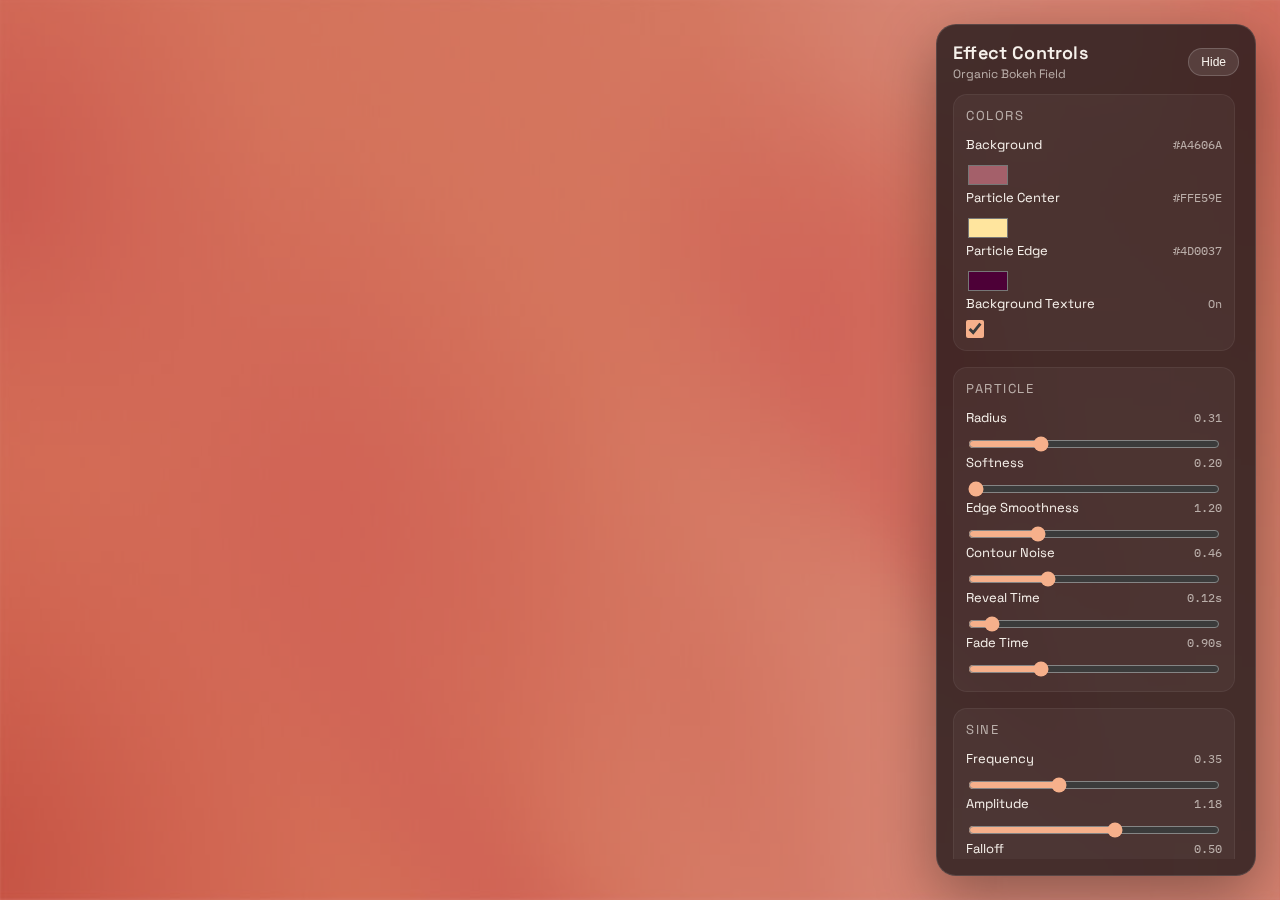
<file: index.html>
<!doctype html>
<html lang="en">
  <head>
    <meta charset="UTF-8" />
    <meta name="viewport" content="width=device-width, initial-scale=1, viewport-fit=cover" />
    <title>Organic Bokeh Field</title>
    <style>
      @import url("https://fonts.googleapis.com/css2?family=Space+Grotesk:wght@400;500;600&family=IBM+Plex+Mono:wght@400;600&display=swap");

      :root {
        --panel-bg: rgba(12, 12, 16, 0.72);
        --panel-border: rgba(255, 255, 255, 0.12);
        --panel-highlight: rgba(253, 168, 126, 0.18);
        --panel-text: #f6f1eb;
        --panel-muted: rgba(246, 241, 235, 0.65);
        --panel-accent: #f6b08b;
        --panel-accent-strong: #f88e6b;
      }

      html, body {
        margin: 0;
        width: 100%;
        height: 100%;
        overflow: hidden;
      }

      body {
        background: #FFAAA5;
      }

      canvas#gl {
        position: fixed;
        inset: 0;
        width: 100vw;
        height: 100vh;
        display: block;
      }

      .control-panel {
        position: fixed;
        top: 24px;
        right: 24px;
        width: 320px;
        max-height: calc(100vh - 48px);
        box-sizing: border-box;
        display: flex;
        flex-direction: column;
        gap: 12px;
        padding: 16px;
        border-radius: 20px;
        background: var(--panel-bg);
        border: 1px solid var(--panel-border);
        backdrop-filter: blur(16px);
        box-shadow: 0 20px 60px rgba(0, 0, 0, 0.35);
        color: var(--panel-text);
        font-family: "Space Grotesk", "Segoe UI", sans-serif;
        z-index: 10;
      }

      .control-panel * {
        box-sizing: border-box;
      }

      .panel-header {
        display: flex;
        align-items: center;
        justify-content: space-between;
        gap: 12px;
      }

      .panel-title {
        font-size: 18px;
        font-weight: 600;
        letter-spacing: 0.01em;
      }

      .panel-subtitle {
        font-size: 12px;
        color: var(--panel-muted);
        margin-top: 2px;
      }

      .panel-toggle {
        appearance: none;
        background: rgba(255, 255, 255, 0.1);
        color: var(--panel-text);
        border: 1px solid rgba(255, 255, 255, 0.18);
        border-radius: 999px;
        padding: 6px 12px;
        font-size: 12px;
        cursor: pointer;
        transition: transform 0.2s ease, background 0.2s ease;
      }

      .panel-toggle:hover {
        transform: translateY(-1px);
        background: rgba(255, 255, 255, 0.18);
      }

      .panel-body {
        display: flex;
        flex-direction: column;
        gap: 16px;
        overflow: auto;
        padding-right: 4px;
        scrollbar-width: thin;
        scrollbar-color: rgba(246, 176, 139, 0.9) transparent;
      }

      .panel-body::-webkit-scrollbar {
        width: 10px;
      }

      .panel-body::-webkit-scrollbar-track {
        background: transparent;
      }

      .panel-body::-webkit-scrollbar-thumb {
        background: linear-gradient(180deg, rgba(246, 176, 139, 0.88), rgba(248, 142, 107, 0.76));
        border-radius: 6px;
        border: none;
        min-height: 32px;
      }

      .panel-body::-webkit-scrollbar-thumb:hover {
        background: linear-gradient(180deg, rgba(246, 176, 139, 0.96), rgba(248, 142, 107, 0.9));
      }

      #controlSections {
        display: flex;
        flex-direction: column;
        gap: 16px;
      }

      .panel-section {
        display: flex;
        flex-direction: column;
        gap: 12px;
        padding: 12px;
        border-radius: 14px;
        background: rgba(255, 255, 255, 0.04);
        border: 1px solid rgba(255, 255, 255, 0.06);
      }

      .section-title {
        font-size: 13px;
        text-transform: uppercase;
        letter-spacing: 0.12em;
        color: var(--panel-muted);
      }

      .control-row {
        display: grid;
        grid-template-columns: 1fr;
        gap: 8px;
      }

      .control-label {
        display: flex;
        align-items: center;
        justify-content: space-between;
        font-size: 13px;
        color: var(--panel-text);
      }

      .control-value {
        font-family: "IBM Plex Mono", "SFMono-Regular", monospace;
        font-size: 12px;
        color: var(--panel-muted);
      }

      .control-input {
        display: flex;
        align-items: center;
        gap: 8px;
      }

      .control-input input[type="range"] {
        width: 100%;
        accent-color: var(--panel-accent);
      }

      .control-input input[type="color"] {
        width: 44px;
        height: 28px;
        border: none;
        border-radius: 8px;
        background: transparent;
        padding: 0;
        cursor: pointer;
      }

      .control-input input[type="checkbox"] {
        width: 18px;
        height: 18px;
        margin: 0;
        accent-color: var(--panel-accent);
      }

      .stat-row {
        display: flex;
        align-items: center;
        justify-content: space-between;
        font-size: 13px;
      }

      .stat-value {
        font-family: "IBM Plex Mono", "SFMono-Regular", monospace;
        color: var(--panel-muted);
      }

      .panel-actions {
        display: flex;
        align-items: center;
        justify-content: space-between;
        gap: 12px;
      }

      .reset-button {
        appearance: none;
        border: 1px solid rgba(255, 255, 255, 0.2);
        background: transparent;
        color: var(--panel-text);
        border-radius: 10px;
        padding: 8px 14px;
        font-size: 12px;
        cursor: pointer;
        transition: background 0.2s ease, transform 0.2s ease;
      }

      .reset-button:hover {
        transform: translateY(-1px);
        background: var(--panel-highlight);
      }

      .panel-hint {
        font-size: 11px;
        color: var(--panel-muted);
      }

      .control-panel.collapsed {
        width: 180px;
      }

      .control-panel.collapsed .panel-body {
        display: none;
      }

      @media (max-width: 720px) {
        .control-panel {
          top: auto;
          bottom: 16px;
          right: 16px;
          left: 16px;
          width: auto;
          max-height: 45vh;
        }
      }
    </style>
  </head>
  <body>
    <canvas
      id="gl"
      role="img"
      aria-label="WebGL organic bokeh animation on warm gradient background"
    ></canvas>

    <div class="control-panel" id="controlPanel" aria-label="Effect controls">
      <div class="panel-header">
        <div>
          <div class="panel-title">Effect Controls</div>
          <div class="panel-subtitle">Organic Bokeh Field</div>
        </div>
        <button class="panel-toggle" id="panelToggle" type="button">Hide</button>
      </div>
      <div class="panel-body">
        <div id="controlSections"></div>

        <div class="panel-section" id="resourceSection">
          <div class="section-title">Resources</div>
          <div class="stat-row"><span>FPS</span><span class="stat-value" id="statFps">--</span></div>
          <div class="stat-row"><span>Frame time</span><span class="stat-value" id="statFrame">--</span></div>
          <div class="stat-row"><span>Render size</span><span class="stat-value" id="statRender">--</span></div>
          <div class="stat-row"><span>Render pixels</span><span class="stat-value" id="statPixels">--</span></div>
          <div class="stat-row"><span>RES scale</span><span class="stat-value" id="statResScale">--</span></div>
          <div class="stat-row"><span>DPR</span><span class="stat-value" id="statDpr">--</span></div>
          <div class="stat-row"><span>Passes</span><span class="stat-value" id="statPasses">6</span></div>
        </div>

        <div class="panel-actions">
          <button class="reset-button" id="resetControls" type="button">Reset</button>
          <div class="panel-hint">Auto-saved</div>
        </div>
      </div>
    </div>

    <script>
      (() => {
        const DEFAULTS = {
          RES_SCALE: 0.4,
          DPR_MAX: 1,
          POINTER_SMOOTHING: 0.1,
          BG_COLOR: "#A4606A",
          PARTICLE_CENTER_COLOR: "#FFE59E",
          PARTICLE_EDGE_COLOR: "#4D0037",
          PARTICLE_RADIUS: 0.31,
          PARTICLE_SOFTNESS: 0.2,
          PARTICLE_EDGE_SMOOTHNESS: 1.2,
          PARTICLE_CONTOUR_NOISE: 0.46,
          PARTICLE_REVEAL_TIME: 0.12,
          PARTICLE_FADE_TIME: 0.9,
          BG_TEXTURE_ENABLED: 1,
          SINE_FREQUENCY: 0.35,
          SINE_AMPLITUDE: 1.18,
          SINE_FALLOFF: 0.5,
          SINE_ROTATION: 0.0,
          SINE_PHASE: 0.0,
          SINE_SPEED: 0.1,
          SINE_MIX_RADIUS: 1.0,
          SINE_TRACK_MOUSE: 0.0,
          SHATTER_SCALE: 0.25,
          SHATTER_AMOUNT: 1.0,
          SHATTER_ANGLE: 44.0,
          SHATTER_RADIUS: 1.0,
          SHATTER_SKEW: 0.84,
          SHATTER_MIX_RADIUS: 1.0,
          SHATTER_MIX_INVERT: 0,
          BOKEH_RADIUS: 1.41,
          BOKEH_TILT: 0.5,
          BOKEH_MIX_RADIUS: 1.0,
          BOKEH_TRACK_MOUSE: 0.0
        };

        const STORAGE_KEY = "bokeh-controls-v4-particle";

        function cloneDefaults() {
          return { ...DEFAULTS };
        }

        function applySavedConfig(target, saved) {
          if (!saved || typeof saved !== "object") {
            return target;
          }
          Object.keys(target).forEach((key) => {
            const baseValue = target[key];
            const savedValue = saved[key];
            if (typeof baseValue === "number") {
              const num = Number(savedValue);
              if (Number.isFinite(num)) {
                target[key] = num;
              }
              return;
            }
            if (typeof baseValue === "string" && typeof savedValue === "string") {
              target[key] = savedValue;
            }
          });
          return target;
        }

        function loadConfig() {
          const config = cloneDefaults();
          try {
            const raw = window.localStorage.getItem(STORAGE_KEY);
            if (!raw) {
              return config;
            }
            return applySavedConfig(config, JSON.parse(raw));
          } catch (err) {
            return config;
          }
        }

        const config = loadConfig();
        const INTERNAL_SHAPE = {
          FALL_OFF: 1.0,
          SKEW: 0.54,
          ANGLE: 0.0,
          EDGE_NOISE_SCALE: 2.8,
          EDGE_AA: 0.95
        };

        function saveConfig() {
          try {
            window.localStorage.setItem(STORAGE_KEY, JSON.stringify(config));
          } catch (err) {
            // Ignore storage errors.
          }
        }

        const canvas = document.getElementById("gl");
        const gl = canvas.getContext("webgl2", {
          antialias: false,
          alpha: false,
          premultipliedAlpha: false,
          preserveDrawingBuffer: false
        });

        if (!gl) {
          console.warn("WebGL2 not supported");
          return;
        }

        const vertexShaderSource = `#version 300 es
          precision highp float;
          layout(location=0) in vec2 aPosition;
          out vec2 vUv;
          void main() {
            vUv = aPosition * 0.5 + 0.5;
            gl_Position = vec4(aPosition, 0.0, 1.0);
          }
        `;

        const backgroundFragmentSource = `#version 300 es
          precision highp float;
          in vec2 vUv;
          out vec4 fragColor;
          uniform vec3 uBgColor;
          void main() {
            fragColor.rgb = uBgColor;
            fragColor.a = 1.0;
          }
        `;

        const revealFragmentSource = `#version 300 es
          precision highp float;
          #define TWO_PI 6.28318530718
          in vec2 vUv;
          out vec4 fragColor;
          uniform sampler2D tPrevReveal;
          uniform sampler2D tBlueNoise;
          uniform vec2 uPointerPos;
          uniform float uPointerActive;
          uniform float uDt;
          uniform float uRadius;
          uniform float uSoftness;
          uniform float uEdgeSmoothness;
          uniform float uFalloff;
          uniform float uSkew;
          uniform float uAngle;
          uniform float uRevealTime;
          uniform float uFadeTime;
          uniform vec3 uCenterColor;
          uniform vec3 uEdgeColor;
          uniform vec2 uResolution;
          uniform vec2 uBlueNoiseResolution;
          uniform float uEdgeNoiseStrength;
          uniform float uEdgeNoiseScale;
          uniform float uEdgeAA;
          mat2 rot(float a) {
            return mat2(cos(a), -sin(a), sin(a), cos(a));
          }
          float sampleBlueNoise(vec2 uv, float scale) {
            ivec2 texSize = ivec2(max(uBlueNoiseResolution, vec2(1.0)));
            vec2 scaled = uv * uResolution * scale * vec2(float(texSize.x) / float(texSize.y), 1.0);
            ivec2 noiseCoord = ivec2(fract(scaled / vec2(texSize)) * vec2(texSize)) % texSize;
            return texelFetch(tBlueNoise, noiseCoord, 0).r * 2.0 - 1.0;
          }
          void main() {
            vec4 prev = texture(tPrevReveal, vUv);
            vec2 aspectRatio = vec2(uResolution.x / uResolution.y, 1.0);
            vec2 skew = vec2(uSkew, 1.0 - uSkew);
            float halfRadius = uRadius * 0.5;
            float innerEdge = halfRadius - uFalloff * halfRadius * 0.5;
            float outerEdge = halfRadius + uFalloff * halfRadius * 0.5;
            vec2 scaledUV = vUv * aspectRatio * rot(uAngle * TWO_PI) * skew;
            vec2 scaledPos = uPointerPos * aspectRatio * rot(uAngle * TWO_PI) * skew;
            float radius = distance(scaledUV, scaledPos);
            float aa = max(fwidth(radius) * max(uEdgeAA, 0.001), 0.0005);
            float previewFalloff = smoothstep(innerEdge - aa, outerEdge + aa, radius);
            float previewProfile = clamp(1.0 - previewFalloff, 0.0, 1.0);
            float contourBand = pow(clamp(1.0 - abs(previewProfile * 2.0 - 1.0), 0.0, 1.0), 0.55);
            float contourMask = mix(0.12, 1.0, contourBand);
            float noiseA = sampleBlueNoise(vUv, max(uEdgeNoiseScale, 0.001));
            float noiseB = sampleBlueNoise(vUv + vec2(0.37, 0.19), max(uEdgeNoiseScale * 2.1, 0.001));
            float edgeNoise = (noiseA * 0.72 + noiseB * 0.28) * uEdgeNoiseStrength * contourMask;
            float falloff = smoothstep(innerEdge - aa, outerEdge + aa, radius + edgeNoise * halfRadius * 1.15);
            float baseProfile = clamp(1.0 - falloff, 0.0, 1.0);
            float alphaProfile = pow(baseProfile, max(uSoftness, 0.001));
            float edgeProfile = pow(baseProfile, max(uEdgeSmoothness, 0.001));
            float targetAlphaActive = alphaProfile;
            float pointerEnabled = step(0.5, uPointerActive);
            float targetAlpha = mix(0.0, targetAlphaActive, pointerEnabled);
            float targetColorMix = mix(0.0, 1.0 - edgeProfile, pointerEnabled);
            vec3 targetColor = mix(uCenterColor, uEdgeColor, targetColorMix);
            float revealTime = max(uRevealTime, 0.001);
            float revealK = 1.0 - exp(-uDt / revealTime);
            float fadeTime = max(uFadeTime, 0.001);
            float fadeK = 1.0 - exp(-uDt / fadeTime);
            float clearK = 1.0 - exp(-uDt / max(uRevealTime * 0.35, 0.001));
            float toBackground = step(prev.a, targetAlpha);
            float activeK = mix(revealK, clearK, toBackground);
            float alphaK = mix(fadeK, activeK, pointerEnabled);
            float nextAlpha = mix(prev.a, targetAlpha, alphaK);
            vec3 nextColor = mix(prev.rgb, targetColor, alphaK);
            fragColor = vec4(nextColor, nextAlpha);
          }
        `;

        const sineFragmentSource = `#version 300 es
          precision mediump float;
          #define PI 3.141592
          #define PI3 1.04709283144
          in vec2 vUv;
          uniform sampler2D tInput;
          uniform float uMixRadius;
          uniform vec2 uPos;
          uniform float uFrequency;
          uniform float uAmplitude;
          uniform float uRotation;
          uniform float uTime;
          uniform vec2 uResolution;
          uniform vec2 uMousePos;
          uniform float uTrackMouse;
          out vec4 fragColor;
          void main() {
            vec2 uv = vUv;
            vec2 waveCoord = vUv.xy * 2.0 - 1.0;
            float time = uTime * 0.25;
            float frequency = 20.0 * uFrequency;
            float amp = uAmplitude * 0.2;
            float waveX = sin((waveCoord.y + uPos.y) * frequency + (time * PI3)) * amp;
            float waveY = sin((waveCoord.x - uPos.x) * frequency + (time * PI3)) * amp;
            waveCoord.xy += vec2(mix(waveX, 0.0, uRotation), mix(0.0, waveY, uRotation));
            vec2 finalUV = waveCoord * 0.5 + 0.5;
            float aspectRatio = uResolution.x / uResolution.y;
            vec2 mPos = uPos + mix(vec2(0.0), (uMousePos - 0.5), uTrackMouse);
            vec2 pos = mix(uPos, mPos, floor(uMixRadius));
            float dist = (max(0.0, 1.0 - distance(uv * vec2(aspectRatio, 1.0), mPos * vec2(aspectRatio, 1.0)) * 4.0 * (1.0 - uMixRadius)));
            uv = mix(uv, finalUV, dist);
            fragColor = texture(tInput, uv);
          }
        `;

        const shatterFragmentSource = `#version 300 es
          precision mediump float;
          // Adapted From https://www.unicorn.studio/edit/g3lEVXT6g6U6duHP3YRy?from=template
          #define PI 3.14159265359
          in vec2 vUv;
          uniform sampler2D tInput;
          uniform float uAmount;
          uniform float uSpread;
          uniform float uAngle;
          uniform float uTime;
          uniform float uSkew;
          uniform vec2 uPos;
          uniform vec2 uResolution;
          uniform float uMixRadius;
          uniform int uMixRadiusInvert;
          uniform int uEasing;
          uniform vec2 uMousePos;
          uniform float uTrackMouse;
          vec2 random2(vec2 p) {
            return fract(sin(vec2(dot(p, vec2(127.1, 311.7)), dot(p, vec2(269.5, 183.3)))) * 43758.5453);
          }
          mat2 rot(float a) {
            return mat2(cos(a), -sin(a), sin(a), cos(a));
          }
          out vec4 fragColor;
          void main() {
            vec2 uv = vUv;
            float aspectRatio = uResolution.x / uResolution.y;
            vec2 skew = mix(vec2(1.0), vec2(1.0, 0.0), uSkew);
            vec2 st = (uv - uPos) * vec2(aspectRatio, 1.0) * 50.0 * uAmount;
            st = st * rot(uAngle * 2.0 * PI) * skew;
            vec2 i_st = floor(st);
            vec2 f_st = fract(st);
            float m_dist = 15.0;
            vec2 m_point;
            vec2 d;
            for (int j = -1; j <= 1; j++) {
              for (int i = -1; i <= 1; i++) {
                vec2 neighbor = vec2(float(i), float(j));
                vec2 point = random2(i_st + neighbor);
                point = 0.5 + 0.5 * sin(5.0 + uTime * 0.2 + 6.2831 * point);
                vec2 diff = neighbor + point - f_st;
                float dist = length(diff);
                if (dist < m_dist) {
                  m_dist = dist;
                  m_point = point;
                  d = diff;
                }
              }
            }
            vec2 offset = (m_point * 0.2 * uSpread * 2.0) - (uSpread * 0.2);
            vec2 mPos = uPos + mix(vec2(0.0), (uMousePos - 0.5), uTrackMouse);
            vec2 pos = mix(uPos, mPos, floor(uMixRadius));
            float dist = (max(0.0, 1.0 - distance(uv * vec2(aspectRatio, 1.0), mPos * vec2(aspectRatio, 1.0)) * 4.0 * (1.0 - uMixRadius)));
            vec4 color = texture(tInput, uv + offset * dist);
            fragColor = color;
          }
        `;

        const bokehFragmentSource = `#version 300 es
          precision highp float;
          in vec2 vUv;
          out vec4 fragColor;
          #define PI2 6.28318530718
          #define ITERATIONS 50.0
          #define GOLDEN_ANGLE 2.39996323
          uniform sampler2D tInput;
          uniform sampler2D tBgTexture;
          uniform sampler2D tBlueNoise;
          uniform float uAmount;
          uniform float uTilt;
          uniform float uTime;
          uniform vec2 uPos;
          uniform int uPass;
          uniform vec2 uResolution;
          uniform vec2 uMousePos;
          uniform float uTrackMouse;
          uniform vec2 uBlueNoiseResolution;
          vec2 Sample(in float theta, inout float r) {
            r += 1.0 / r;
            return (r - 1.0) * vec2(cos(theta), sin(theta));
          }
          float getBlueNoiseOffset(vec2 st) {
            ivec2 texSize = ivec2(uBlueNoiseResolution);
            vec4 blueNoise = texelFetch(tBlueNoise, ivec2(fract(st * (uResolution) / vec2(texSize) * vec2(texSize.x / texSize.y, 1.0)) * vec2(texSize)) % texSize, 0);
            return mod((blueNoise.r - 0.5) * PI2, PI2);
          }
          vec4 Bokeh(sampler2D tex, vec2 uv, float blurRadius) {
            vec3 accumulatedColor = vec3(0.0);
            vec3 accumulatedWeights = vec3(0.0);
            float accumulatedAlpha = 0.0;
            float aspectRatio = uResolution.x / uResolution.y;
            vec2 pixelSize = vec2(1.0 / aspectRatio, 1.0) * 0.04 * 0.075;
            float r = 1.0;
            float noiseOffset = (getBlueNoiseOffset(uv) - 0.5) * 0.01;
            float noiseAngle = noiseOffset * PI2;
            mat2 rotationMatrix = mat2(
              cos(noiseAngle), -sin(noiseAngle),
              sin(noiseAngle), cos(noiseAngle)
            );
            for (float j = 0.0; j < GOLDEN_ANGLE * ITERATIONS; j += GOLDEN_ANGLE) {
              vec2 offset = Sample(j, r) * pixelSize;
              float jitterAmount = 0.05 * (sin(j * 0.1) * 0.5 + 0.5);
              offset *= 1.0 + jitterAmount * sin(j * 0.7 + noiseOffset);
              vec2 sampleOffset = rotationMatrix * offset;
              vec4 colorSample = texture(tex, uv + sampleOffset);
              vec3 bokehWeight = vec3(5.0) + pow(colorSample.rgb, vec3(9.0)) * 150.0;
              accumulatedAlpha += colorSample.a;
              accumulatedColor += colorSample.rgb * bokehWeight;
              accumulatedWeights += bokehWeight;
            }
            return vec4(accumulatedColor / accumulatedWeights, accumulatedAlpha / ITERATIONS);
          }
          void main() {
            vec2 uv = vUv;
            if (uAmount == 0.0) {
              fragColor = vec4(0.0);
              return;
            }
            vec2 pos = uPos + mix(vec2(0.0), (uMousePos - 0.5), uTrackMouse);
            float dis = distance(uv, pos) * 1000.0;
            float tilt = mix(1.0 - dis * 0.001, dis * 0.001, uTilt);
            float blurRadius = uAmount * tilt;
            fragColor = Bokeh(tInput, uv, blurRadius);
          }
        `;

        const outputFragmentSource = `#version 300 es
          precision highp float;
          in vec2 vUv;
          out vec4 fragColor;
          uniform sampler2D tBgTexture;
          uniform sampler2D tBlueNoise;
          uniform vec3 uBgColor;
          uniform sampler2D tInput;
          uniform vec3 uCenterColor;
          uniform int uBgTextureEnabled;
          uniform int uLoaded;
          uniform vec2 uResolution;
          uniform vec2 uBlueNoiseResolution;
          uniform float uContourNoise;
          float sampleBlueNoise(vec2 uv, float scale) {
            ivec2 texSize = ivec2(max(uBlueNoiseResolution, vec2(1.0)));
            vec2 texelUv = (uv * uResolution / vec2(texSize)) * scale;
            vec2 tiled = fract(texelUv * vec2(float(texSize.x) / float(texSize.y), 1.0));
            ivec2 noiseCoord = ivec2(tiled * vec2(texSize)) % texSize;
            return texelFetch(tBlueNoise, noiseCoord, 0).r * 2.0 - 1.0;
          }
          vec3 overlay(vec3 base, vec3 blend) {
            return mix(
              2.0 * base * blend,
              1.0 - 2.0 * (1.0 - base) * (1.0 - blend),
              step(0.5, base)
            );
          }
          void main() {
            vec3 base = uBgColor;
            if (uLoaded == 1 && uBgTextureEnabled == 1) {
              vec3 bgTex = texture(tBgTexture, vUv).rgb;
              base = mix(uBgColor, overlay(uBgColor, bgTex), 0.61);
            }
            vec4 particle = texture(tInput, vUv);
            float particleAlpha = clamp(particle.a, 0.0, 1.0);
            float edgeBand = pow(clamp(1.0 - abs(particleAlpha * 2.0 - 1.0), 0.0, 1.0), 0.34);
            float noiseA = sampleBlueNoise(vUv + vec2(particleAlpha * 0.13, 0.0), 3.4);
            float noiseB = sampleBlueNoise(vUv + vec2(0.29, 0.47), 7.8);
            float contourNoise = noiseA * 0.74 + noiseB * 0.26;
            float contourStrength = uContourNoise * (0.85 + uContourNoise * 1.6);
            float contourJitter = contourNoise * contourStrength * edgeBand * 0.95;
            float noisyAlpha = clamp(particleAlpha + contourJitter, 0.0, 1.0);
            vec3 blend = mix(vec3(1.0), particle.rgb, noisyAlpha);
            vec3 multiplied = base * mix(vec3(1.0), blend, 0.26);
            vec3 emissive = particle.rgb * noisyAlpha * 0.18;
            float centerWhiteness = smoothstep(0.88, 1.0, min(uCenterColor.r, min(uCenterColor.g, uCenterColor.b)));
            float coreMask = pow(noisyAlpha, 2.2);
            vec3 whiteCore = vec3(1.0) * coreMask * centerWhiteness * 0.42;
            vec3 gentleTint = particle.rgb * coreMask * 0.06;
            float contourAccent = clamp(contourStrength * edgeBand, 0.0, 1.0);
            vec3 contourGrain = vec3(contourNoise) * contourAccent * 0.12;
            vec3 contourShadow = vec3(-1.0) * max(0.0, -contourNoise) * contourAccent * 0.06;
            fragColor.rgb = clamp(multiplied + emissive + gentleTint + whiteCore + contourGrain + contourShadow, 0.0, 1.0);
            fragColor.a = 1.0;
          }
        `;

        function createShader(glContext, type, source) {
          const shader = glContext.createShader(type);
          glContext.shaderSource(shader, source);
          glContext.compileShader(shader);
          if (!glContext.getShaderParameter(shader, glContext.COMPILE_STATUS)) {
            const info = glContext.getShaderInfoLog(shader);
            glContext.deleteShader(shader);
            throw new Error(info);
          }
          return shader;
        }

        function createProgram(glContext, vertexSource, fragmentSource) {
          const vertexShader = createShader(glContext, glContext.VERTEX_SHADER, vertexSource);
          const fragmentShader = createShader(glContext, glContext.FRAGMENT_SHADER, fragmentSource);
          const program = glContext.createProgram();
          glContext.attachShader(program, vertexShader);
          glContext.attachShader(program, fragmentShader);
          glContext.linkProgram(program);
          if (!glContext.getProgramParameter(program, glContext.LINK_STATUS)) {
            const info = glContext.getProgramInfoLog(program);
            glContext.deleteProgram(program);
            throw new Error(info);
          }
          return program;
        }

        function hexToRgb(hex) {
          const clean = hex.replace("#", "");
          const value = parseInt(clean, 16);
          return [
            ((value >> 16) & 255) / 255,
            ((value >> 8) & 255) / 255,
            (value & 255) / 255
          ];
        }

        function createRenderTarget(width, height) {
          const texture = gl.createTexture();
          gl.bindTexture(gl.TEXTURE_2D, texture);
          gl.texImage2D(gl.TEXTURE_2D, 0, gl.RGBA8, width, height, 0, gl.RGBA, gl.UNSIGNED_BYTE, null);
          gl.texParameteri(gl.TEXTURE_2D, gl.TEXTURE_MIN_FILTER, gl.LINEAR);
          gl.texParameteri(gl.TEXTURE_2D, gl.TEXTURE_MAG_FILTER, gl.LINEAR);
          gl.texParameteri(gl.TEXTURE_2D, gl.TEXTURE_WRAP_S, gl.CLAMP_TO_EDGE);
          gl.texParameteri(gl.TEXTURE_2D, gl.TEXTURE_WRAP_T, gl.CLAMP_TO_EDGE);

          const fbo = gl.createFramebuffer();
          gl.bindFramebuffer(gl.FRAMEBUFFER, fbo);
          gl.framebufferTexture2D(gl.FRAMEBUFFER, gl.COLOR_ATTACHMENT0, gl.TEXTURE_2D, texture, 0);
          gl.bindFramebuffer(gl.FRAMEBUFFER, null);

          return { texture, fbo, width, height };
        }

        function createImageTexture(options) {
          const texture = gl.createTexture();
          gl.bindTexture(gl.TEXTURE_2D, texture);
          gl.texImage2D(gl.TEXTURE_2D, 0, gl.RGBA, 1, 1, 0, gl.RGBA, gl.UNSIGNED_BYTE, new Uint8Array([128, 128, 128, 255]));
          gl.texParameteri(gl.TEXTURE_2D, gl.TEXTURE_MIN_FILTER, options.linear ? gl.LINEAR : gl.NEAREST);
          gl.texParameteri(gl.TEXTURE_2D, gl.TEXTURE_MAG_FILTER, options.linear ? gl.LINEAR : gl.NEAREST);
          gl.texParameteri(gl.TEXTURE_2D, gl.TEXTURE_WRAP_S, options.wrapS ?? gl.CLAMP_TO_EDGE);
          gl.texParameteri(gl.TEXTURE_2D, gl.TEXTURE_WRAP_T, options.wrapT ?? gl.CLAMP_TO_EDGE);
          return { texture, width: 1, height: 1, loaded: false };
        }

        function updateImageTexture(tex, img, options) {
          gl.bindTexture(gl.TEXTURE_2D, tex.texture);
          gl.pixelStorei(gl.UNPACK_FLIP_Y_WEBGL, true);
          gl.texImage2D(gl.TEXTURE_2D, 0, gl.RGBA, gl.RGBA, gl.UNSIGNED_BYTE, img);
          gl.texParameteri(gl.TEXTURE_2D, gl.TEXTURE_MIN_FILTER, options.linear ? gl.LINEAR : gl.NEAREST);
          gl.texParameteri(gl.TEXTURE_2D, gl.TEXTURE_MAG_FILTER, options.linear ? gl.LINEAR : gl.NEAREST);
          gl.texParameteri(gl.TEXTURE_2D, gl.TEXTURE_WRAP_S, options.wrapS ?? gl.CLAMP_TO_EDGE);
          gl.texParameteri(gl.TEXTURE_2D, gl.TEXTURE_WRAP_T, options.wrapT ?? gl.CLAMP_TO_EDGE);
          tex.width = img.width;
          tex.height = img.height;
          tex.loaded = true;
        }

        function loadImage(url, onLoad) {
          const img = new Image();
          img.crossOrigin = "anonymous";
          img.onload = () => onLoad(img);
          img.src = url;
        }

        function getCurrentDpr() {
          return Math.min(window.devicePixelRatio || 1, config.DPR_MAX);
        }

        const vao = gl.createVertexArray();
        gl.bindVertexArray(vao);
        const positionBuffer = gl.createBuffer();
        gl.bindBuffer(gl.ARRAY_BUFFER, positionBuffer);
        gl.bufferData(gl.ARRAY_BUFFER, new Float32Array([-1, -1, 3, -1, -1, 3]), gl.STATIC_DRAW);
        gl.enableVertexAttribArray(0);
        gl.vertexAttribPointer(0, 2, gl.FLOAT, false, 0, 0);
        gl.bindVertexArray(null);

        const backgroundProgram = createProgram(gl, vertexShaderSource, backgroundFragmentSource);
        const revealProgram = createProgram(gl, vertexShaderSource, revealFragmentSource);
        const sineProgram = createProgram(gl, vertexShaderSource, sineFragmentSource);
        const shatterProgram = createProgram(gl, vertexShaderSource, shatterFragmentSource);
        const bokehProgram = createProgram(gl, vertexShaderSource, bokehFragmentSource);
        const outputProgram = createProgram(gl, vertexShaderSource, outputFragmentSource);

        const backgroundUniforms = {
          bgColor: gl.getUniformLocation(backgroundProgram, "uBgColor")
        };

        const revealUniforms = {
          prevReveal: gl.getUniformLocation(revealProgram, "tPrevReveal"),
          blueNoise: gl.getUniformLocation(revealProgram, "tBlueNoise"),
          pointerPos: gl.getUniformLocation(revealProgram, "uPointerPos"),
          pointerActive: gl.getUniformLocation(revealProgram, "uPointerActive"),
          dt: gl.getUniformLocation(revealProgram, "uDt"),
          radius: gl.getUniformLocation(revealProgram, "uRadius"),
          softness: gl.getUniformLocation(revealProgram, "uSoftness"),
          edgeSmoothness: gl.getUniformLocation(revealProgram, "uEdgeSmoothness"),
          falloff: gl.getUniformLocation(revealProgram, "uFalloff"),
          skew: gl.getUniformLocation(revealProgram, "uSkew"),
          angle: gl.getUniformLocation(revealProgram, "uAngle"),
          revealTime: gl.getUniformLocation(revealProgram, "uRevealTime"),
          fadeTime: gl.getUniformLocation(revealProgram, "uFadeTime"),
          centerColor: gl.getUniformLocation(revealProgram, "uCenterColor"),
          edgeColor: gl.getUniformLocation(revealProgram, "uEdgeColor"),
          resolution: gl.getUniformLocation(revealProgram, "uResolution"),
          blueNoiseResolution: gl.getUniformLocation(revealProgram, "uBlueNoiseResolution"),
          edgeNoiseStrength: gl.getUniformLocation(revealProgram, "uEdgeNoiseStrength"),
          edgeNoiseScale: gl.getUniformLocation(revealProgram, "uEdgeNoiseScale"),
          edgeAA: gl.getUniformLocation(revealProgram, "uEdgeAA")
        };

        const sineUniforms = {
          input: gl.getUniformLocation(sineProgram, "tInput"),
          mixRadius: gl.getUniformLocation(sineProgram, "uMixRadius"),
          pos: gl.getUniformLocation(sineProgram, "uPos"),
          frequency: gl.getUniformLocation(sineProgram, "uFrequency"),
          amplitude: gl.getUniformLocation(sineProgram, "uAmplitude"),
          rotation: gl.getUniformLocation(sineProgram, "uRotation"),
          time: gl.getUniformLocation(sineProgram, "uTime"),
          resolution: gl.getUniformLocation(sineProgram, "uResolution"),
          mouse: gl.getUniformLocation(sineProgram, "uMousePos"),
          trackMouse: gl.getUniformLocation(sineProgram, "uTrackMouse")
        };

        const shatterUniforms = {
          input: gl.getUniformLocation(shatterProgram, "tInput"),
          amount: gl.getUniformLocation(shatterProgram, "uAmount"),
          spread: gl.getUniformLocation(shatterProgram, "uSpread"),
          angle: gl.getUniformLocation(shatterProgram, "uAngle"),
          time: gl.getUniformLocation(shatterProgram, "uTime"),
          skew: gl.getUniformLocation(shatterProgram, "uSkew"),
          pos: gl.getUniformLocation(shatterProgram, "uPos"),
          resolution: gl.getUniformLocation(shatterProgram, "uResolution"),
          mixRadius: gl.getUniformLocation(shatterProgram, "uMixRadius"),
          mixInvert: gl.getUniformLocation(shatterProgram, "uMixRadiusInvert"),
          easing: gl.getUniformLocation(shatterProgram, "uEasing"),
          mouse: gl.getUniformLocation(shatterProgram, "uMousePos"),
          trackMouse: gl.getUniformLocation(shatterProgram, "uTrackMouse")
        };

        const bokehUniforms = {
          input: gl.getUniformLocation(bokehProgram, "tInput"),
          bgTexture: gl.getUniformLocation(bokehProgram, "tBgTexture"),
          blueNoise: gl.getUniformLocation(bokehProgram, "tBlueNoise"),
          amount: gl.getUniformLocation(bokehProgram, "uAmount"),
          tilt: gl.getUniformLocation(bokehProgram, "uTilt"),
          time: gl.getUniformLocation(bokehProgram, "uTime"),
          pos: gl.getUniformLocation(bokehProgram, "uPos"),
          pass: gl.getUniformLocation(bokehProgram, "uPass"),
          resolution: gl.getUniformLocation(bokehProgram, "uResolution"),
          mouse: gl.getUniformLocation(bokehProgram, "uMousePos"),
          trackMouse: gl.getUniformLocation(bokehProgram, "uTrackMouse"),
          blueNoiseResolution: gl.getUniformLocation(bokehProgram, "uBlueNoiseResolution")
        };

        const outputUniforms = {
          bgTexture: gl.getUniformLocation(outputProgram, "tBgTexture"),
          blueNoise: gl.getUniformLocation(outputProgram, "tBlueNoise"),
          bgColor: gl.getUniformLocation(outputProgram, "uBgColor"),
          input: gl.getUniformLocation(outputProgram, "tInput"),
          centerColor: gl.getUniformLocation(outputProgram, "uCenterColor"),
          bgTextureEnabled: gl.getUniformLocation(outputProgram, "uBgTextureEnabled"),
          loaded: gl.getUniformLocation(outputProgram, "uLoaded"),
          resolution: gl.getUniformLocation(outputProgram, "uResolution"),
          blueNoiseResolution: gl.getUniformLocation(outputProgram, "uBlueNoiseResolution"),
          contourNoise: gl.getUniformLocation(outputProgram, "uContourNoise")
        };

        gl.useProgram(revealProgram);
        gl.uniform1i(revealUniforms.prevReveal, 0);
        gl.uniform1i(revealUniforms.blueNoise, 1);

        gl.useProgram(sineProgram);
        gl.uniform1i(sineUniforms.input, 0);

        gl.useProgram(shatterProgram);
        gl.uniform1i(shatterUniforms.input, 0);

        gl.useProgram(bokehProgram);
        gl.uniform1i(bokehUniforms.input, 0);
        gl.uniform1i(bokehUniforms.bgTexture, 1);
        gl.uniform1i(bokehUniforms.blueNoise, 2);

        gl.useProgram(outputProgram);
        gl.uniform1i(outputUniforms.bgTexture, 1);
        gl.uniform1i(outputUniforms.input, 0);
        gl.uniform1i(outputUniforms.blueNoise, 2);

        const bgImageTexture = createImageTexture({
          wrapS: gl.REPEAT,
          wrapT: gl.REPEAT,
          linear: true
        });
        const blueNoiseTexture = createImageTexture({
          wrapS: gl.REPEAT,
          wrapT: gl.REPEAT,
          linear: false
        });

        loadImage("assets/orange-gradient.jpg", (img) => {
          updateImageTexture(bgImageTexture, img, {
            wrapS: gl.REPEAT,
            wrapT: gl.REPEAT,
            linear: true
          });
          if (!running || reducedMotion) {
            renderOnce();
          }
        });

        loadImage("assets/blue-noise.png", (img) => {
          updateImageTexture(blueNoiseTexture, img, {
            wrapS: gl.REPEAT,
            wrapT: gl.REPEAT,
            linear: false
          });
          if (!running || reducedMotion) {
            renderOnce();
          }
        });

        let backgroundTarget = null;
        let revealReadTarget = null;
        let revealWriteTarget = null;
        let pingTarget = null;
        let pongTarget = null;
        let screenWidth = 1;
        let screenHeight = 1;
        let fieldWidth = 1;
        let fieldHeight = 1;

        function resize() {
          const dpr = getCurrentDpr();
          screenWidth = Math.max(1, Math.floor(window.innerWidth * dpr));
          screenHeight = Math.max(1, Math.floor(window.innerHeight * dpr));
          canvas.width = screenWidth;
          canvas.height = screenHeight;

          fieldWidth = Math.max(1, Math.floor(screenWidth * config.RES_SCALE));
          fieldHeight = Math.max(1, Math.floor(screenHeight * config.RES_SCALE));

          if (backgroundTarget) {
            gl.deleteTexture(backgroundTarget.texture);
            gl.deleteFramebuffer(backgroundTarget.fbo);
          }
          if (revealReadTarget) {
            gl.deleteTexture(revealReadTarget.texture);
            gl.deleteFramebuffer(revealReadTarget.fbo);
          }
          if (revealWriteTarget) {
            gl.deleteTexture(revealWriteTarget.texture);
            gl.deleteFramebuffer(revealWriteTarget.fbo);
          }
          if (pingTarget) {
            gl.deleteTexture(pingTarget.texture);
            gl.deleteFramebuffer(pingTarget.fbo);
          }
          if (pongTarget) {
            gl.deleteTexture(pongTarget.texture);
            gl.deleteFramebuffer(pongTarget.fbo);
          }

          backgroundTarget = createRenderTarget(fieldWidth, fieldHeight);
          revealReadTarget = createRenderTarget(fieldWidth, fieldHeight);
          revealWriteTarget = createRenderTarget(fieldWidth, fieldHeight);
          pingTarget = createRenderTarget(fieldWidth, fieldHeight);
          pongTarget = createRenderTarget(fieldWidth, fieldHeight);
          clearRevealTargets();
        }

        const pointerTarget = { x: 0.5, y: 0.5 };
        const pointerCurrent = { x: 0.5, y: 0.5 };
        let pointerActive = false;

        function updatePointer(event) {
          const x = event.clientX / window.innerWidth;
          const y = 1 - event.clientY / window.innerHeight;
          pointerTarget.x = Math.min(1, Math.max(0, x));
          pointerTarget.y = Math.min(1, Math.max(0, y));
          pointerActive = true;
        }

        function deactivatePointer() {
          pointerActive = false;
        }

        window.addEventListener("pointermove", updatePointer, { passive: true });
        window.addEventListener("pointerleave", deactivatePointer, { passive: true });
        window.addEventListener("pointercancel", deactivatePointer, { passive: true });
        window.addEventListener("blur", deactivatePointer);

        function bindTarget(target) {
          if (target) {
            gl.bindFramebuffer(gl.FRAMEBUFFER, target.fbo);
            gl.viewport(0, 0, target.width, target.height);
          } else {
            gl.bindFramebuffer(gl.FRAMEBUFFER, null);
            gl.viewport(0, 0, screenWidth, screenHeight);
          }
        }

        function clearTarget(target, r, g, b, a) {
          bindTarget(target);
          gl.clearColor(r, g, b, a);
          gl.clear(gl.COLOR_BUFFER_BIT);
        }

        function clearRevealTargets() {
          if (!revealReadTarget || !revealWriteTarget) {
            return;
          }
          const center = hexToRgb(config.PARTICLE_CENTER_COLOR);
          clearTarget(revealReadTarget, center[0], center[1], center[2], 0.0);
          clearTarget(revealWriteTarget, center[0], center[1], center[2], 0.0);
          bindTarget(null);
        }

        function renderBackground(target) {
          gl.useProgram(backgroundProgram);
          bindTarget(target);
          gl.bindVertexArray(vao);
          const bg = hexToRgb(config.BG_COLOR);
          gl.uniform3f(backgroundUniforms.bgColor, bg[0], bg[1], bg[2]);
          gl.drawArrays(gl.TRIANGLES, 0, 3);
        }

        function renderReveal(deltaSeconds, inputTarget, outputTarget) {
          gl.useProgram(revealProgram);
          bindTarget(outputTarget);
          gl.bindVertexArray(vao);
          const center = hexToRgb(config.PARTICLE_CENTER_COLOR);
          const edge = hexToRgb(config.PARTICLE_EDGE_COLOR);
          gl.uniform2f(revealUniforms.pointerPos, pointerCurrent.x, pointerCurrent.y);
          gl.uniform1f(revealUniforms.pointerActive, pointerActive ? 1 : 0);
          gl.uniform1f(revealUniforms.dt, Math.max(0, deltaSeconds));
          gl.uniform1f(revealUniforms.radius, config.PARTICLE_RADIUS);
          gl.uniform1f(revealUniforms.softness, config.PARTICLE_SOFTNESS);
          gl.uniform1f(revealUniforms.edgeSmoothness, config.PARTICLE_EDGE_SMOOTHNESS);
          gl.uniform1f(revealUniforms.falloff, INTERNAL_SHAPE.FALL_OFF);
          gl.uniform1f(revealUniforms.skew, INTERNAL_SHAPE.SKEW);
          gl.uniform1f(revealUniforms.angle, INTERNAL_SHAPE.ANGLE);
          gl.uniform1f(revealUniforms.revealTime, config.PARTICLE_REVEAL_TIME);
          gl.uniform1f(revealUniforms.fadeTime, config.PARTICLE_FADE_TIME);
          gl.uniform3f(revealUniforms.centerColor, center[0], center[1], center[2]);
          gl.uniform3f(revealUniforms.edgeColor, edge[0], edge[1], edge[2]);
          gl.uniform2f(revealUniforms.resolution, fieldWidth, fieldHeight);
          gl.uniform2f(revealUniforms.blueNoiseResolution, blueNoiseTexture.width, blueNoiseTexture.height);
          gl.uniform1f(revealUniforms.edgeNoiseStrength, config.PARTICLE_CONTOUR_NOISE);
          gl.uniform1f(revealUniforms.edgeNoiseScale, INTERNAL_SHAPE.EDGE_NOISE_SCALE);
          gl.uniform1f(revealUniforms.edgeAA, INTERNAL_SHAPE.EDGE_AA);

          gl.activeTexture(gl.TEXTURE0);
          gl.bindTexture(gl.TEXTURE_2D, inputTarget.texture);
          gl.activeTexture(gl.TEXTURE1);
          gl.bindTexture(gl.TEXTURE_2D, blueNoiseTexture.texture);

          gl.drawArrays(gl.TRIANGLES, 0, 3);
        }

        function renderSine(time, inputTarget, outputTarget) {
          gl.useProgram(sineProgram);
          bindTarget(outputTarget);
          gl.bindVertexArray(vao);
          gl.uniform1f(sineUniforms.mixRadius, config.SINE_MIX_RADIUS);
          gl.uniform2f(sineUniforms.pos, 0.5, 0.5);
          gl.uniform1f(sineUniforms.frequency, config.SINE_FREQUENCY);
          gl.uniform1f(sineUniforms.amplitude, config.SINE_AMPLITUDE);
          gl.uniform1f(sineUniforms.rotation, config.SINE_ROTATION);
          gl.uniform1f(sineUniforms.time, time);
          gl.uniform2f(sineUniforms.resolution, fieldWidth, fieldHeight);
          gl.uniform2f(sineUniforms.mouse, pointerCurrent.x, pointerCurrent.y);
          gl.uniform1f(sineUniforms.trackMouse, config.SINE_TRACK_MOUSE);

          gl.activeTexture(gl.TEXTURE0);
          gl.bindTexture(gl.TEXTURE_2D, inputTarget.texture);

          gl.drawArrays(gl.TRIANGLES, 0, 3);
        }

        function renderShatter(time, inputTarget, outputTarget) {
          gl.useProgram(shatterProgram);
          bindTarget(outputTarget);
          gl.bindVertexArray(vao);
          gl.uniform1f(shatterUniforms.amount, config.SHATTER_SCALE);
          gl.uniform1f(shatterUniforms.spread, config.SHATTER_AMOUNT);
          gl.uniform1f(shatterUniforms.angle, config.SHATTER_ANGLE / 360);
          gl.uniform1f(shatterUniforms.time, time);
          gl.uniform1f(shatterUniforms.skew, config.SHATTER_SKEW);
          gl.uniform2f(shatterUniforms.pos, 0.5, 0.5);
          gl.uniform2f(shatterUniforms.resolution, fieldWidth, fieldHeight);
          gl.uniform1f(shatterUniforms.mixRadius, config.SHATTER_MIX_RADIUS);
          gl.uniform1i(shatterUniforms.mixInvert, Math.round(config.SHATTER_MIX_INVERT));
          gl.uniform1i(shatterUniforms.easing, 0);
          gl.uniform2f(shatterUniforms.mouse, pointerCurrent.x, pointerCurrent.y);
          gl.uniform1f(shatterUniforms.trackMouse, 0.0);

          gl.activeTexture(gl.TEXTURE0);
          gl.bindTexture(gl.TEXTURE_2D, inputTarget.texture);

          gl.drawArrays(gl.TRIANGLES, 0, 3);
        }

        function renderBokeh(time, inputTarget, outputTarget) {
          gl.useProgram(bokehProgram);
          bindTarget(outputTarget);
          gl.bindVertexArray(vao);
          gl.uniform1f(bokehUniforms.amount, config.BOKEH_RADIUS);
          gl.uniform1f(bokehUniforms.tilt, config.BOKEH_TILT);
          gl.uniform1f(bokehUniforms.time, time);
          gl.uniform2f(bokehUniforms.pos, 0.5, 0.5);
          gl.uniform1i(bokehUniforms.pass, 0);
          gl.uniform2f(bokehUniforms.resolution, fieldWidth, fieldHeight);
          gl.uniform2f(bokehUniforms.mouse, pointerCurrent.x, pointerCurrent.y);
          gl.uniform1f(bokehUniforms.trackMouse, config.BOKEH_TRACK_MOUSE);
          gl.uniform2f(bokehUniforms.blueNoiseResolution, blueNoiseTexture.width, blueNoiseTexture.height);

          gl.activeTexture(gl.TEXTURE0);
          gl.bindTexture(gl.TEXTURE_2D, inputTarget.texture);
          gl.activeTexture(gl.TEXTURE1);
          gl.bindTexture(gl.TEXTURE_2D, backgroundTarget.texture);
          gl.activeTexture(gl.TEXTURE2);
          gl.bindTexture(gl.TEXTURE_2D, blueNoiseTexture.texture);

          gl.drawArrays(gl.TRIANGLES, 0, 3);
        }

        function renderOutput(inputTarget) {
          gl.useProgram(outputProgram);
          bindTarget(null);
          gl.bindVertexArray(vao);
          const bg = hexToRgb(config.BG_COLOR);
          const center = hexToRgb(config.PARTICLE_CENTER_COLOR);
          gl.uniform3f(outputUniforms.bgColor, bg[0], bg[1], bg[2]);
          gl.uniform3f(outputUniforms.centerColor, center[0], center[1], center[2]);
          gl.uniform1i(outputUniforms.bgTextureEnabled, Math.round(config.BG_TEXTURE_ENABLED));
          gl.uniform1i(outputUniforms.loaded, bgImageTexture.loaded ? 1 : 0);
          gl.uniform2f(outputUniforms.resolution, fieldWidth, fieldHeight);
          gl.uniform2f(outputUniforms.blueNoiseResolution, blueNoiseTexture.width, blueNoiseTexture.height);
          gl.uniform1f(outputUniforms.contourNoise, config.PARTICLE_CONTOUR_NOISE);

          gl.activeTexture(gl.TEXTURE0);
          gl.bindTexture(gl.TEXTURE_2D, inputTarget.texture);
          gl.activeTexture(gl.TEXTURE1);
          gl.bindTexture(gl.TEXTURE_2D, bgImageTexture.texture);
          gl.activeTexture(gl.TEXTURE2);
          gl.bindTexture(gl.TEXTURE_2D, blueNoiseTexture.texture);

          gl.drawArrays(gl.TRIANGLES, 0, 3);
        }

        const mediaQuery = window.matchMedia("(prefers-reduced-motion: reduce)");
        let reducedMotion = mediaQuery.matches;
        let time = 0;
        let lastTime = 0;
        let rafId = 0;
        let running = false;

        let statsFrames = 0;
        let statsTimeSum = 0;
        let statsLast = performance.now();

        const statFps = document.getElementById("statFps");
        const statFrame = document.getElementById("statFrame");
        const statRender = document.getElementById("statRender");
        const statPixels = document.getElementById("statPixels");
        const statResScale = document.getElementById("statResScale");
        const statDpr = document.getElementById("statDpr");
        const statPasses = document.getElementById("statPasses");

        function updateResourceStats() {
          statRender.textContent = `${fieldWidth} x ${fieldHeight}`;
          statPixels.textContent = `${(fieldWidth * fieldHeight / 1000000).toFixed(2)} MP`;
          statResScale.textContent = config.RES_SCALE.toFixed(2);
          const dpr = getCurrentDpr();
          statDpr.textContent = `${dpr.toFixed(2)} / ${config.DPR_MAX.toFixed(2)}`;
          statPasses.textContent = `6`;
        }

        function updateFpsStats(delta, now) {
          statsFrames += 1;
          statsTimeSum += delta;
          if (now - statsLast >= 500) {
            const avgFrame = statsFrames > 0 ? statsTimeSum / statsFrames : 0;
            const fps = avgFrame > 0 ? 1000 / avgFrame : 0;
            statFps.textContent = fps > 0 ? fps.toFixed(1) : "--";
            statFrame.textContent = avgFrame > 0 ? `${avgFrame.toFixed(1)} ms` : "--";
            statsFrames = 0;
            statsTimeSum = 0;
            statsLast = now;
          }
        }

        function drawFrame(now) {
          if (!running) {
            return;
          }
          const delta = now - lastTime;
          lastTime = now;
          time += delta * 0.001 * 2.0;

          if (reducedMotion) {
            pointerCurrent.x = 0.5;
            pointerCurrent.y = 0.5;
          } else {
            pointerCurrent.x += (pointerTarget.x - pointerCurrent.x) * config.POINTER_SMOOTHING;
            pointerCurrent.y += (pointerTarget.y - pointerCurrent.y) * config.POINTER_SMOOTHING;
          }

          const deltaSeconds = Math.max(0, delta * 0.001);
          renderBackground(backgroundTarget);
          renderReveal(deltaSeconds, revealReadTarget, revealWriteTarget);
          [revealReadTarget, revealWriteTarget] = [revealWriteTarget, revealReadTarget];
          renderSine(time, revealReadTarget, pingTarget);
          renderShatter(time, pingTarget, pongTarget);
          renderBokeh(time, pongTarget, pingTarget);
          renderOutput(pingTarget);

          updateFpsStats(delta, now);
          rafId = requestAnimationFrame(drawFrame);
        }

        function renderOnce() {
          renderBackground(backgroundTarget);
          renderReveal(0, revealReadTarget, revealWriteTarget);
          [revealReadTarget, revealWriteTarget] = [revealWriteTarget, revealReadTarget];
          renderSine(time, revealReadTarget, pingTarget);
          renderShatter(time, pingTarget, pongTarget);
          renderBokeh(time, pongTarget, pingTarget);
          renderOutput(pingTarget);
        }

        function start() {
          if (running || reducedMotion || document.hidden) {
            return;
          }
          running = true;
          lastTime = performance.now();
          statsLast = lastTime;
          statsFrames = 0;
          statsTimeSum = 0;
          rafId = requestAnimationFrame(drawFrame);
        }

        function stop() {
          running = false;
          if (rafId) {
            cancelAnimationFrame(rafId);
            rafId = 0;
          }
        }

        function handleVisibilityChange() {
          if (document.hidden) {
            stop();
            pointerActive = false;
          } else if (!reducedMotion) {
            start();
          }
        }

        function handleMotionChange(event) {
          reducedMotion = event.matches;
          if (reducedMotion) {
            stop();
            pointerActive = false;
            pointerCurrent.x = 0.5;
            pointerCurrent.y = 0.5;
            clearRevealTargets();
            renderOnce();
          } else {
            start();
          }
        }

        if (mediaQuery.addEventListener) {
          mediaQuery.addEventListener("change", handleMotionChange);
        } else if (mediaQuery.addListener) {
          mediaQuery.addListener(handleMotionChange);
        }

        document.addEventListener("visibilitychange", handleVisibilityChange);
        window.addEventListener("resize", () => {
          resize();
          updateResourceStats();
          renderOnce();
        });

        const controlsRoot = document.getElementById("controlSections");
        const panel = document.getElementById("controlPanel");
        const panelToggle = document.getElementById("panelToggle");
        const resetButton = document.getElementById("resetControls");

        const CONTROL_DEFS = [
          { id: "BG_COLOR", label: "Background", group: "Colors", type: "color" },
          { id: "PARTICLE_CENTER_COLOR", label: "Particle Center", group: "Colors", type: "color" },
          { id: "PARTICLE_EDGE_COLOR", label: "Particle Edge", group: "Colors", type: "color" },
          { id: "BG_TEXTURE_ENABLED", label: "Background Texture", group: "Colors", type: "checkbox" },
          { id: "PARTICLE_RADIUS", label: "Radius", group: "Particle", type: "range", min: 0.05, max: 1, step: 0.01, decimals: 2 },
          { id: "PARTICLE_SOFTNESS", label: "Softness", group: "Particle", type: "range", min: 0.2, max: 3, step: 0.05, decimals: 2 },
          { id: "PARTICLE_EDGE_SMOOTHNESS", label: "Edge Smoothness", group: "Particle", type: "range", min: 0.2, max: 4, step: 0.05, decimals: 2 },
          { id: "PARTICLE_CONTOUR_NOISE", label: "Contour Noise", group: "Particle", type: "range", min: 0.0, max: 1.5, step: 0.01, decimals: 2 },
          { id: "PARTICLE_REVEAL_TIME", label: "Reveal Time", group: "Particle", type: "range", min: 0.02, max: 1.5, step: 0.01, decimals: 2, suffix: "s" },
          { id: "PARTICLE_FADE_TIME", label: "Fade Time", group: "Particle", type: "range", min: 0.1, max: 3, step: 0.01, decimals: 2, suffix: "s" },
          { id: "SINE_FREQUENCY", label: "Frequency", group: "Sine", type: "range", min: 0, max: 1, step: 0.01, decimals: 2 },
          { id: "SINE_AMPLITUDE", label: "Amplitude", group: "Sine", type: "range", min: 0, max: 2, step: 0.01, decimals: 2 },
          { id: "SINE_FALLOFF", label: "Falloff", group: "Sine", type: "range", min: 0, max: 1, step: 0.01, decimals: 2 },
          { id: "SINE_ROTATION", label: "Rotation", group: "Sine", type: "range", min: 0, max: 1, step: 0.01, decimals: 2 },
          { id: "SINE_PHASE", label: "Phase", group: "Sine", type: "range", min: 0, max: 1, step: 0.01, decimals: 2 },
          { id: "SINE_SPEED", label: "Speed", group: "Sine", type: "range", min: 0, max: 1, step: 0.01, decimals: 2 },
          { id: "SINE_MIX_RADIUS", label: "Mix Radius", group: "Sine", type: "range", min: 0, max: 1, step: 0.01, decimals: 2 },
          { id: "SINE_TRACK_MOUSE", label: "Track Mouse", group: "Sine", type: "range", min: 0, max: 1, step: 0.01, decimals: 2 },
          { id: "SHATTER_SCALE", label: "Scale", group: "Shatter", type: "range", min: 0, max: 2, step: 0.01, decimals: 2 },
          { id: "SHATTER_AMOUNT", label: "Amount", group: "Shatter", type: "range", min: 0, max: 2, step: 0.01, decimals: 2 },
          { id: "SHATTER_ANGLE", label: "Angle", group: "Shatter", type: "range", min: 0, max: 180, step: 1, decimals: 0, suffix: "°" },
          { id: "SHATTER_RADIUS", label: "Radius", group: "Shatter", type: "range", min: 0, max: 2, step: 0.01, decimals: 2 },
          { id: "SHATTER_SKEW", label: "Skew", group: "Shatter", type: "range", min: 0, max: 1, step: 0.01, decimals: 2 },
          { id: "SHATTER_MIX_RADIUS", label: "Mix Radius", group: "Shatter", type: "range", min: 0, max: 1, step: 0.01, decimals: 2 },
          { id: "SHATTER_MIX_INVERT", label: "Mix Invert", group: "Shatter", type: "range", min: 0, max: 1, step: 1, decimals: 0, integer: true },
          { id: "BOKEH_RADIUS", label: "Radius", group: "Bokeh", type: "range", min: 0, max: 2, step: 0.01, decimals: 2 },
          { id: "BOKEH_TILT", label: "Tilt", group: "Bokeh", type: "range", min: 0, max: 1, step: 0.01, decimals: 2 },
          { id: "BOKEH_MIX_RADIUS", label: "Mix Radius", group: "Bokeh", type: "range", min: 0, max: 1, step: 0.01, decimals: 2 },
          { id: "BOKEH_TRACK_MOUSE", label: "Track Mouse", group: "Bokeh", type: "range", min: 0, max: 1, step: 0.01, decimals: 2 },
          { id: "POINTER_SMOOTHING", label: "Smoothing", group: "Pointer", type: "range", min: 0.02, max: 0.2, step: 0.005, decimals: 3 },
          { id: "RES_SCALE", label: "Resolution Scale", group: "Performance", type: "range", min: 0.25, max: 1, step: 0.05, decimals: 2, resize: true },
          { id: "DPR_MAX", label: "Max DPR", group: "Performance", type: "range", min: 1, max: 3, step: 0.1, decimals: 1, resize: true }
        ];

        const controlMap = new Map();

        function getDefValue(def) {
          return config[def.id];
        }

        function setDefValue(def, value) {
          config[def.id] = value;
        }

        function formatValue(def, value) {
          if (def.type === "color") {
            return value.toUpperCase();
          }
          if (def.type === "checkbox") {
            return Number(value) === 1 ? "On" : "Off";
          }
          const decimals = def.decimals ?? 2;
          const text = Number(value).toFixed(decimals);
          return def.suffix ? `${text}${def.suffix}` : text;
        }

        function syncControls() {
          controlMap.forEach(({ def, input, valueEl }) => {
            const value = getDefValue(def);
            if (def.type === "checkbox") {
              input.checked = Number(value) === 1;
            } else {
              input.value = value;
            }
            valueEl.textContent = formatValue(def, value);
          });
        }

        function applyConfigChange(def) {
          if (
            def.id === "PARTICLE_CENTER_COLOR" ||
            def.id === "PARTICLE_EDGE_COLOR" ||
            def.id === "PARTICLE_RADIUS" ||
            def.id === "PARTICLE_SOFTNESS" ||
            def.id === "PARTICLE_EDGE_SMOOTHNESS" ||
            def.id === "PARTICLE_CONTOUR_NOISE"
          ) {
            clearRevealTargets();
          }
          if (def.resize) {
            resize();
          }
          updateResourceStats();
          saveConfig();
          if (!running || reducedMotion) {
            renderOnce();
          }
        }

        function buildControls() {
          const sections = new Map();
          CONTROL_DEFS.forEach((def) => {
            let section = sections.get(def.group);
            if (!section) {
              const wrapper = document.createElement("div");
              wrapper.className = "panel-section";

              const title = document.createElement("div");
              title.className = "section-title";
              title.textContent = def.group;
              wrapper.appendChild(title);

              const list = document.createElement("div");
              list.className = "control-list";
              wrapper.appendChild(list);

              controlsRoot.appendChild(wrapper);
              sections.set(def.group, list);
              section = list;
            }

            const row = document.createElement("div");
            row.className = "control-row";

            const label = document.createElement("label");
            label.className = "control-label";
            label.textContent = def.label;

            const valueEl = document.createElement("span");
            valueEl.className = "control-value";
            label.appendChild(valueEl);

            const inputWrap = document.createElement("div");
            inputWrap.className = "control-input";

            const input = document.createElement("input");
            input.type = def.type;
            input.id = `control-${def.id}`;

            if (def.type === "range") {
              input.min = def.min;
              input.max = def.max;
              input.step = def.step;
            }

            label.htmlFor = input.id;
            inputWrap.appendChild(input);

            row.appendChild(label);
            row.appendChild(inputWrap);
            section.appendChild(row);

            controlMap.set(def.id, { def, input, valueEl });

            input.addEventListener("input", () => {
              let value = def.type === "color" ? input.value : Number(input.value);
              if (def.type === "checkbox") {
                value = input.checked ? 1 : 0;
              }
              if (def.integer) {
                value = Math.round(value);
              }
              setDefValue(def, value);
              syncControls();
              applyConfigChange(def);
            });
          });
        }

        function resetConfig() {
          const fresh = cloneDefaults();
          Object.keys(fresh).forEach((key) => {
            config[key] = fresh[key];
          });
          resize();
          clearRevealTargets();
          syncControls();
          updateResourceStats();
          saveConfig();
          renderOnce();
        }

        panelToggle.addEventListener("click", () => {
          panel.classList.toggle("collapsed");
          panelToggle.textContent = panel.classList.contains("collapsed") ? "Show" : "Hide";
        });

        resetButton.addEventListener("click", resetConfig);

        gl.disable(gl.DEPTH_TEST);
        gl.disable(gl.BLEND);

        resize();
        buildControls();
        syncControls();
        updateResourceStats();
        renderOnce();
        start();
      })();
    </script>
  </body>
</html>
</file>
